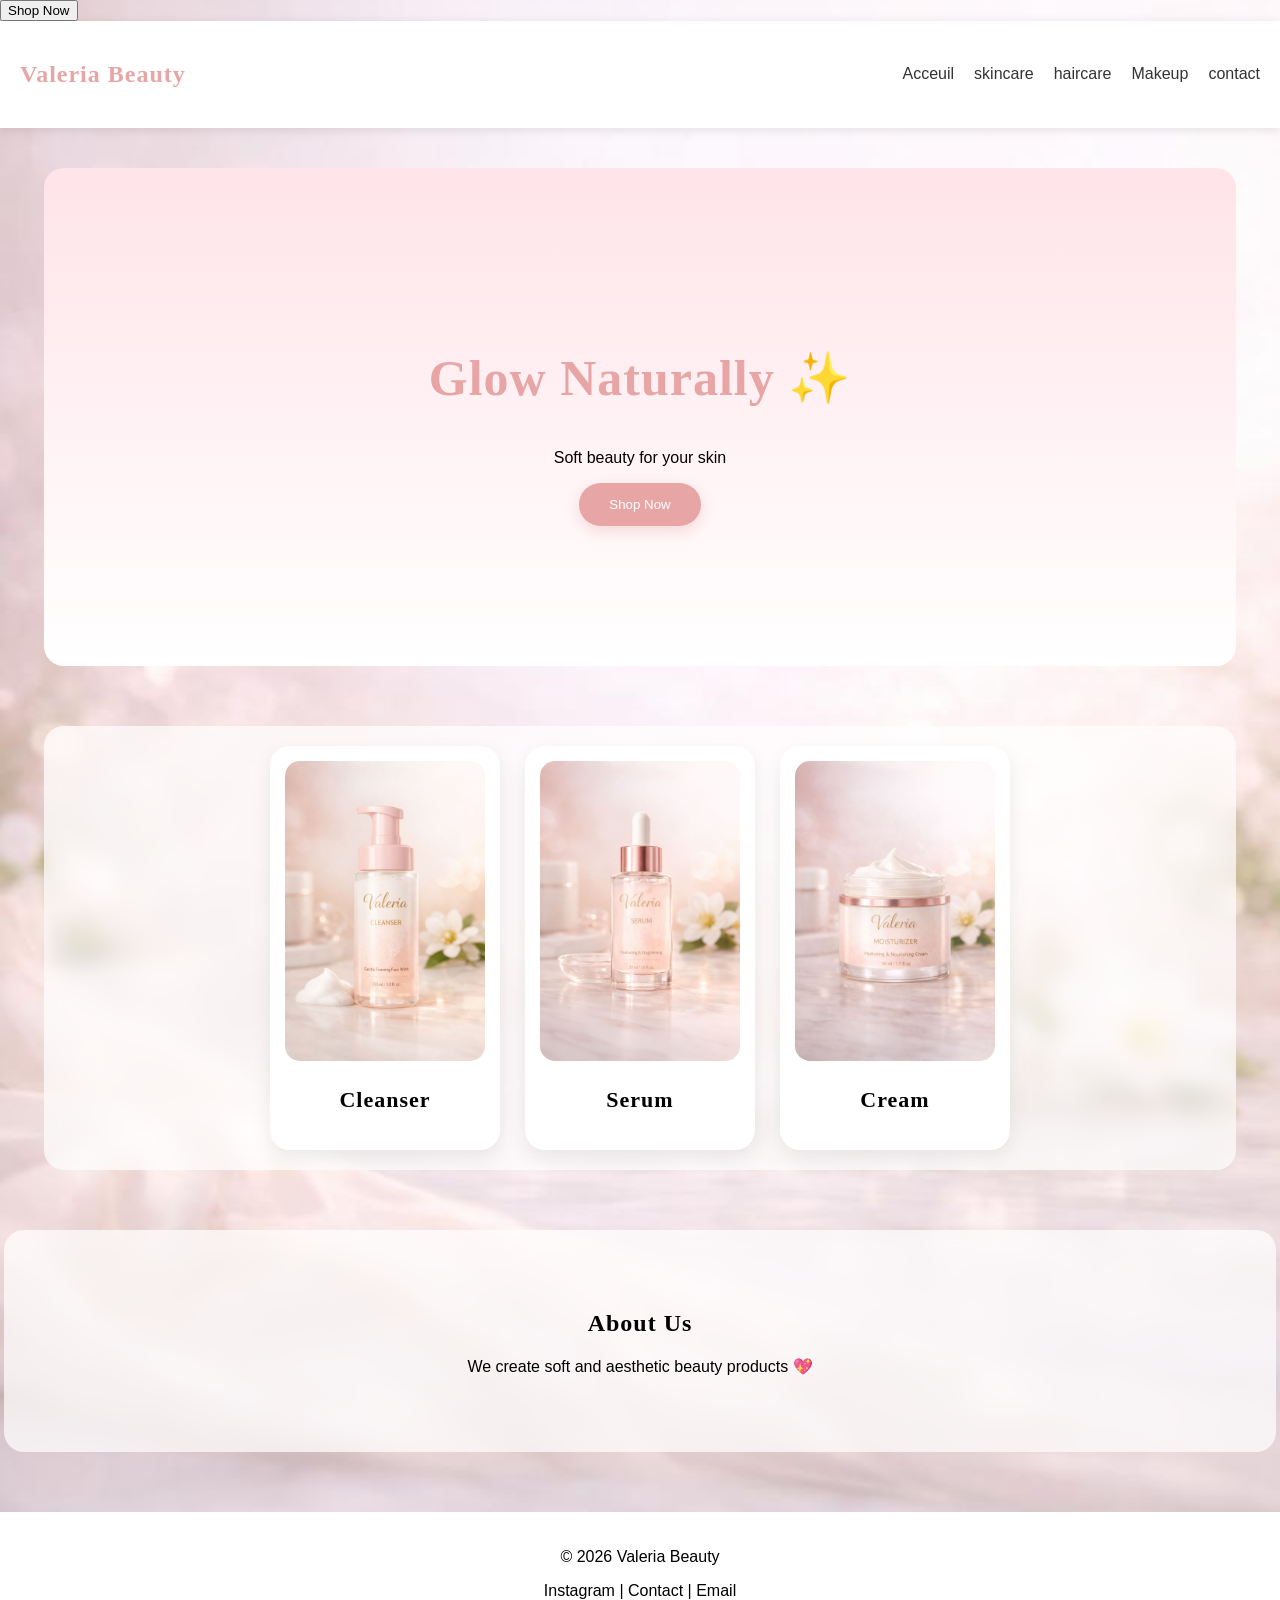
<file: index.html>
<!DOCTYPE html>
<html lang="en">
<head>
    <meta charset="UTF-8">
    <meta name="viewport" content="width=device-width, initial-scale=1.0">
    <title>Valeria Beauty </title>
 <link rel="stylesheet" href="style.css">                   
<script src="script.js" defer></script>
</head>
<link href="https://fonts.googleapis.com/css2?family=Poppins&display=swap" rel="stylesheet">
<button onclick="window.location.href='skincare.html'">
Shop Now
</button
<link href="https://fonts.googleapis.com/css2?family=Playfair+Display:wght@500;700&family=Poppins:wght@300;400;500&display=swap" rel="stylesheet">
<body>
<header>
   <nav class="navbar">
    <h1 class="logo">Valeria Beauty</h1>
   <ul class="menu">
  <li><a href="acceuil.html">Acceuil</a></li>
  <li><a href="skincare.html">skincare</a></li>
  <li><a href="haircare.html">haircare</a></li>
  <li><a href="makeup.html">Makeup</a></li>
  <li><a href="contact.html">contact</a></li>
   </ul>
   </nav>
  </header>

   <section class="hero">

<h2>Glow Naturally ✨</h2>

<p>Soft beauty for your skin</p>

<button id="btn">Shop Now</button>

</section>

<!-- PRODUCTS -->

<section class="products">

<div class="card">

<img src="cleanser.jpeg">

<h3>Cleanser</h3>

</div>

<div class="card">

<img src="serum.jpeg">

<h3>Serum</h3>

</div>

<div class="card">

<img src="cream.jpeg">

<h3>Cream</h3>

</div>
</section>
<!-- ABOUT -->
<section class="about">
<h2>About Us</h2>
<p>We create soft and aesthetic beauty products 💖</p>
</section>
<!-- FOOTER -->
<footer>

<p>© 2026 Valeria Beauty</p>

<p>Instagram | Contact | Email</p>

</footer>
</html>
</file>
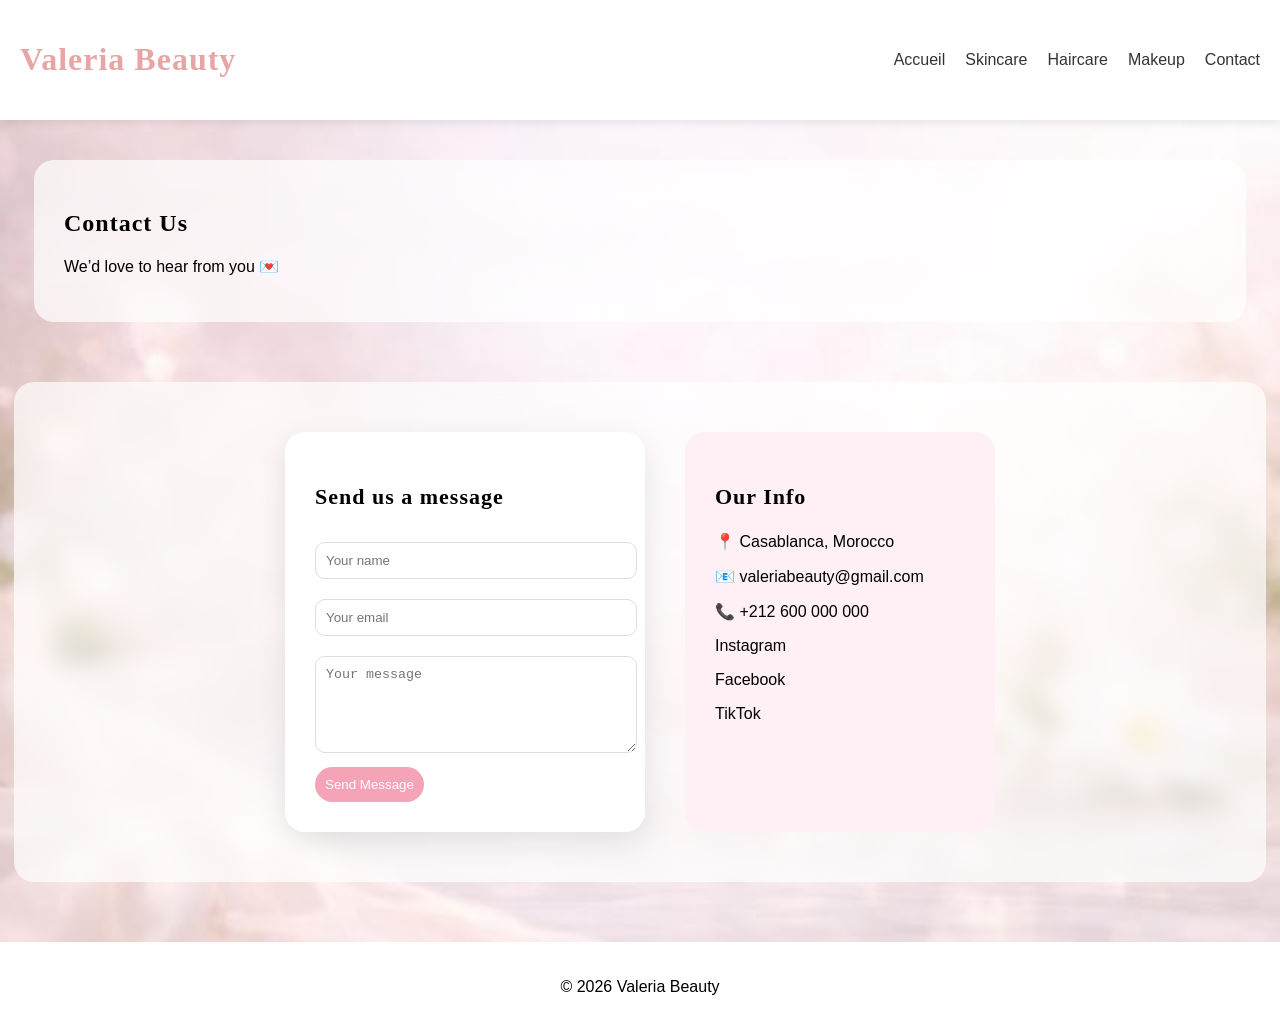
<file: contact.html>
<!DOCTYPE html>
<html lang="en">
<head>
<meta charset="UTF-8">
<meta name="viewport" content="width=device-width, initial-scale=1.0">
<title>Valeria Beauty - Contact</title>

<link rel="stylesheet" href="style.css">

<link href="https://fonts.googleapis.com/css2?family=Poppins:wght@300;500;700&display=swap" rel="stylesheet">

</head>

<body>

<!-- NAVBAR -->
<header class="navbar">
<h1 class="logo">Valeria Beauty</h1>

<ul class="menu">
<li><a href="accueil.html">Accueil</a></li>
<li><a href="skincare.html">Skincare</a></li>
<li><a href="haircare.html">Haircare</a></li>
<li><a href="makeup.html">Makeup</a></li>
<li><a href="contact.html">Contact</a></li>
</ul>
</header>

<!-- HERO -->
<section class="hero-small">
<h2>Contact Us</h2>
<p>We’d love to hear from you 💌</p>
</section>

<!-- CONTACT SECTION -->
<section class="contact">

<div class="contact-container">

<!-- FORM -->
<form class="contact-form">

<h3>Send us a message</h3>

<input type="text" placeholder="Your name" required>

<input type="email" placeholder="Your email" required>

<textarea placeholder="Your message" rows="5" required></textarea>

<button type="submit">Send Message</button>

</form>

<!-- INFO -->
<div class="contact-info">

<h3>Our Info</h3>

<p>📍 Casablanca, Morocco</p>
<p>📧 valeriabeauty@gmail.com</p>
<p>📞 +212 600 000 000</p>

<div class="socials">
<p>Instagram</p>
<p>Facebook</p>
<p>TikTok</p>
</div>

</div>

</div>

</section>

<!-- FOOTER -->
<footer>
<p>© 2026 Valeria Beauty</p>
</footer>

</body>
</html>
</file>
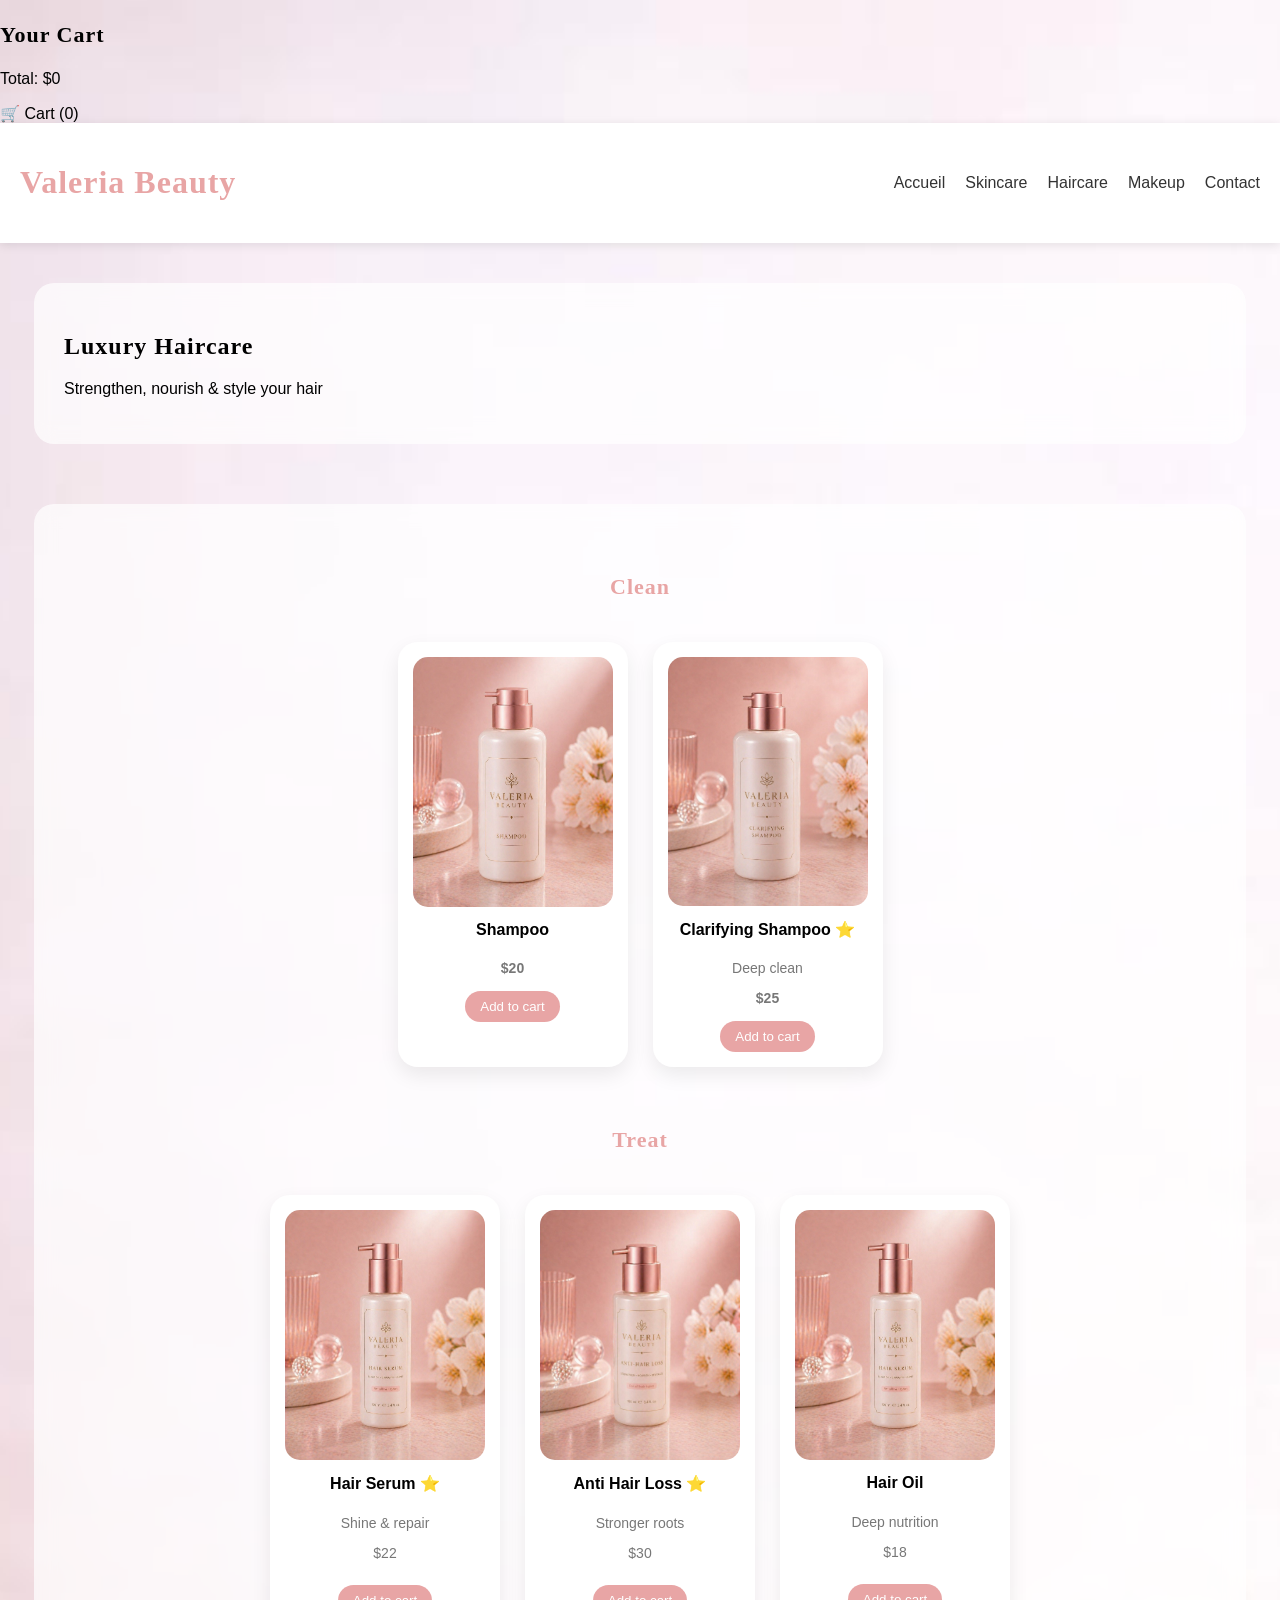
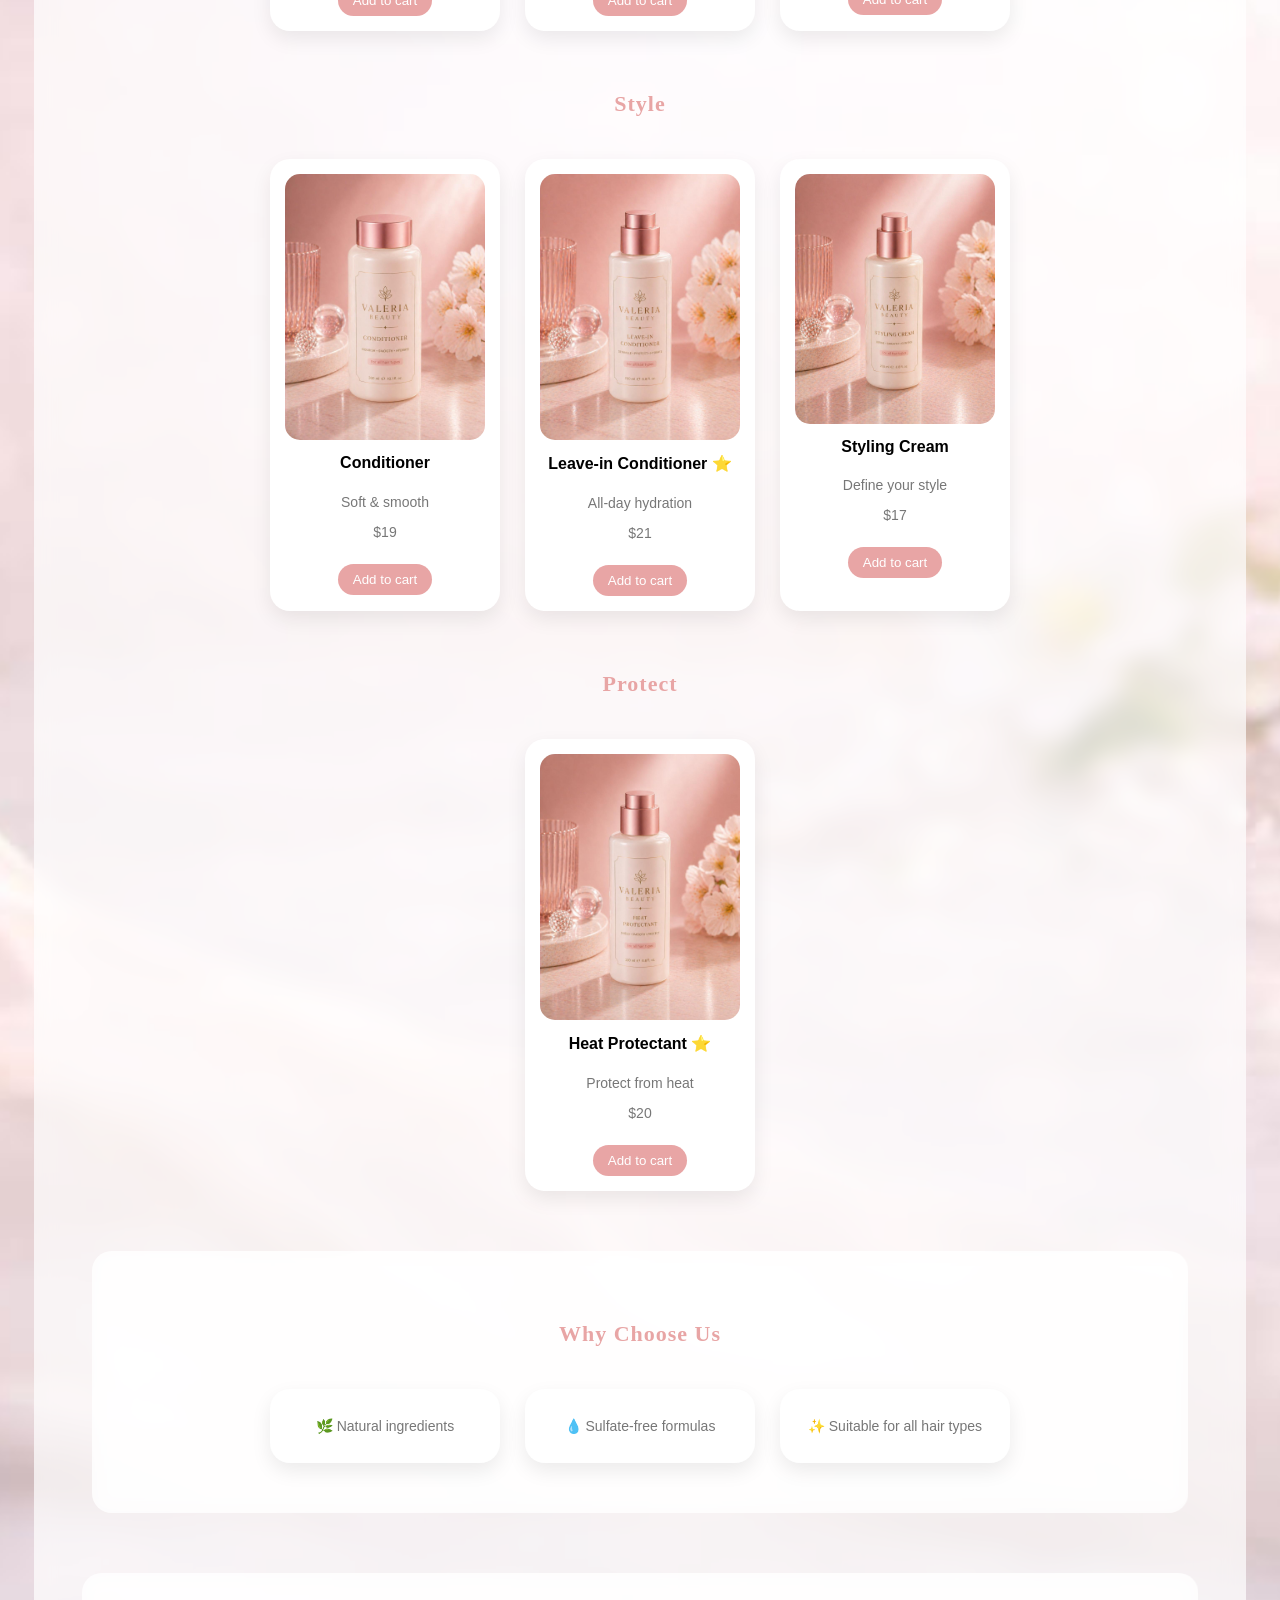
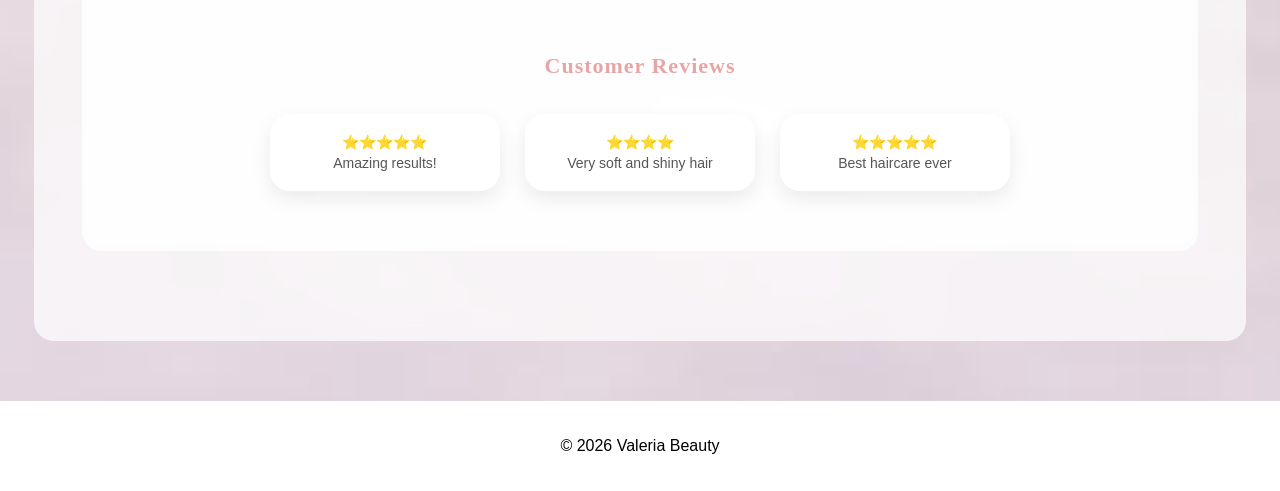
<file: haircare.html>
<!DOCTYPE html>
<html lang="en">
<head>
    <meta charset="UTF-8">
    <meta name="viewport" content="width=device-width, initial-scale=1.0">
    <title> Valeria Beauty-haircare</title>
    <link rel="stylesheet" href="style.css">
<link href="https://fonts.googleapis.com/css2?family=Poppins:wght@300;500;700&display=swap" rel="stylesheet"> <!-- font luxe -->

</head>
<body>
    <div class="cart-box" id="cartBox">
<h3>Your Cart</h3>
<ul id="cart-items"></ul>
<p>Total: $<span id="total">0</span></p>
</div>


<!-- 🛒 CART -->
<div class="cart">
🛒 Cart (<span id="cart-count">0</span>)
</div>

<!-- HEADER -->
<header class="navbar">
<h1 class="logo">Valeria Beauty</h1>

<ul class="menu">
<li><a href="accueil.html">Accueil</a></li>
<li><a href="skincare.html">Skincare</a></li>
<li><a href="haircare.html">Haircare</a></li>
<li><a href="makeup.html">Makeup</a></li>
<li><a href="contact.html">Contact</a></li>
</ul>
</header>

<!-- HERO -->
<section class="hero-small">
<h2>Luxury Haircare</h2>
<p>Strengthen, nourish & style your hair</p>
</section>

<!-- HAIRCARE SECTION -->
<section class="skincare">

<!-- CLEAN -->
<h3>Clean</h3>
<div class="products">
<div class="card">

<img src="shampoo.jpeg">
<h4>Shampoo</h4>
<p class="price">$20</p>
<button> Add to cart</button>

<div class="info-box">
<h5>Ingredients</h5>
<p>Aloe vera, Keratin, Argan oil</p>
<p>Hydrates & repairs hair</p>
</div>
</div>


<div class="card">
<img src="clarifyingshampoo.jpeg">
<h4>Clarifying Shampoo ⭐</h4>
<p>Deep clean</p>
<p class="price">$25</p>
<button>Add to cart</button>
<div class="info-box">
<h5>Ingredients</h5>
<p>Charcoal,Tea tree oil</p>
<p>Removes buildup&purifies scalp </p>
</div>
</div>
</div>
<!-- TREAT -->
<h3>Treat</h3>
<div class="products">
<div class="card">
  <img src="hairserum.jpeg">
  <h4>Hair Serum ⭐</h4>
  <p>Shine & repair</p>
  <p>$22</p>
  <button>Add to cart</button>
  <div class="info-box">
    <h5>Ingredients</h5>
    <p>Argan oil, Vitamin E</p>
    <p>Repairs & adds shine</p>
  </div>
</div>






<div class="card">
  <img src="antihairloss.jpeg">
  <h4>Anti Hair Loss ⭐</h4>
  <p>Stronger roots</p>
  <p>$30</p>
  <button>Add to cart</button>

  <div class="info-box">
    <h5>Ingredients</h5>
    <p>Biotin, Castor oil</p>
    <p>Reduces hair loss</p>
  </div>
</div>

<div class="card">
  <img src="hairserum.jpeg">
  <h4>Hair Oil</h4>
  <p>Deep nutrition</p>
  <p>$18</p>
  <button>Add to cart</button>

  <div class="info-box">
    <h5>Ingredients</h5>
    <p>Argan oil, Coconut oil</p>
    <p>Nourishes deeply</p>
  </div>
</div>
</div>

<!-- STYLE -->
<h3>Style</h3>
<div class="products">
<div class="card">
  <img src="conditioner.jpeg">
  <h4>Conditioner</h4>
  <p>Soft & smooth</p>
  <p>$19</p>
  <button>Add to cart</button>
  <div class="info-box">
    <h5>Ingredients</h5>
    <p>Shea butter, Aloe vera</p>
    <p>Smooth & detangle</p>
  </div>
</div>

<div class="card">
  <img src="leavinconditioner.jpeg">
  <h4>Leave-in Conditioner ⭐</h4>
  <p>All-day hydration</p>
  <p>$21</p>
  <button>Add to cart</button>
  <div class="info-box">
    <h5>Ingredients</h5>
    <p>Keratin, Argan oil</p>
    <p>Hydrates & protects</p>
  </div>
</div>


<div class="card">
  <img src="stylingcream.jpeg">
  <h4>Styling Cream</h4>
  <p>Define your style</p>
  <p>$17</p>
  <button>Add to cart</button>

  <div class="info-box">
    <h5>Ingredients</h5>
    <p>Beeswax, Shea butter</p>
    <p>Hold & definition</p>
  </div>
</div>
</div>

<!-- PROTECT -->
<h3>Protect</h3>
<div class="products">

<div class="card">
  <img src="heatprotectant.jpeg">
  <h4>Heat Protectant ⭐</h4>
  <p>Protect from heat</p>
  <p>$20</p>
  <button>Add to cart</button>
  <div class="info-box">
    <h5>Ingredients</h5>
    <p>Silk protein, Keratin</p>
    <p>Protects from heat damage</p>
  </div>
</div>
</div>
<!-- WHY US -->
<section class="whyy">
<h3>Why Choose Us</h3>

<div class="products">

<div class="card">
<p>🌿 Natural ingredients</p>
</div>

<div class="card">
<p>💧 Sulfate-free formulas</p>
</div>

<div class="card">
<p>✨ Suitable for all hair types</p>
</div>

</div>
</section>

<!-- REVIEWS -->
<section class="reviews">
<h3>Customer Reviews</h3>
<div class ="products">
<div class="card">
<p>⭐⭐⭐⭐⭐</p>
<p>Amazing results!</p>
</div>
<div class="card">
    <p>⭐⭐⭐⭐</p>
    <p>Very soft and shiny hair</p>
</div>
<div class="card">
<p>⭐⭐⭐⭐⭐ </p>
<p>Best haircare ever </p>
</div>
</div>
</section>

</section>

<!-- FOOTER -->
<footer>
<p>©️ 2026 Valeria Beauty</p>
</footer>

<script src="script.js"></script>

</body>
</html>
</file>
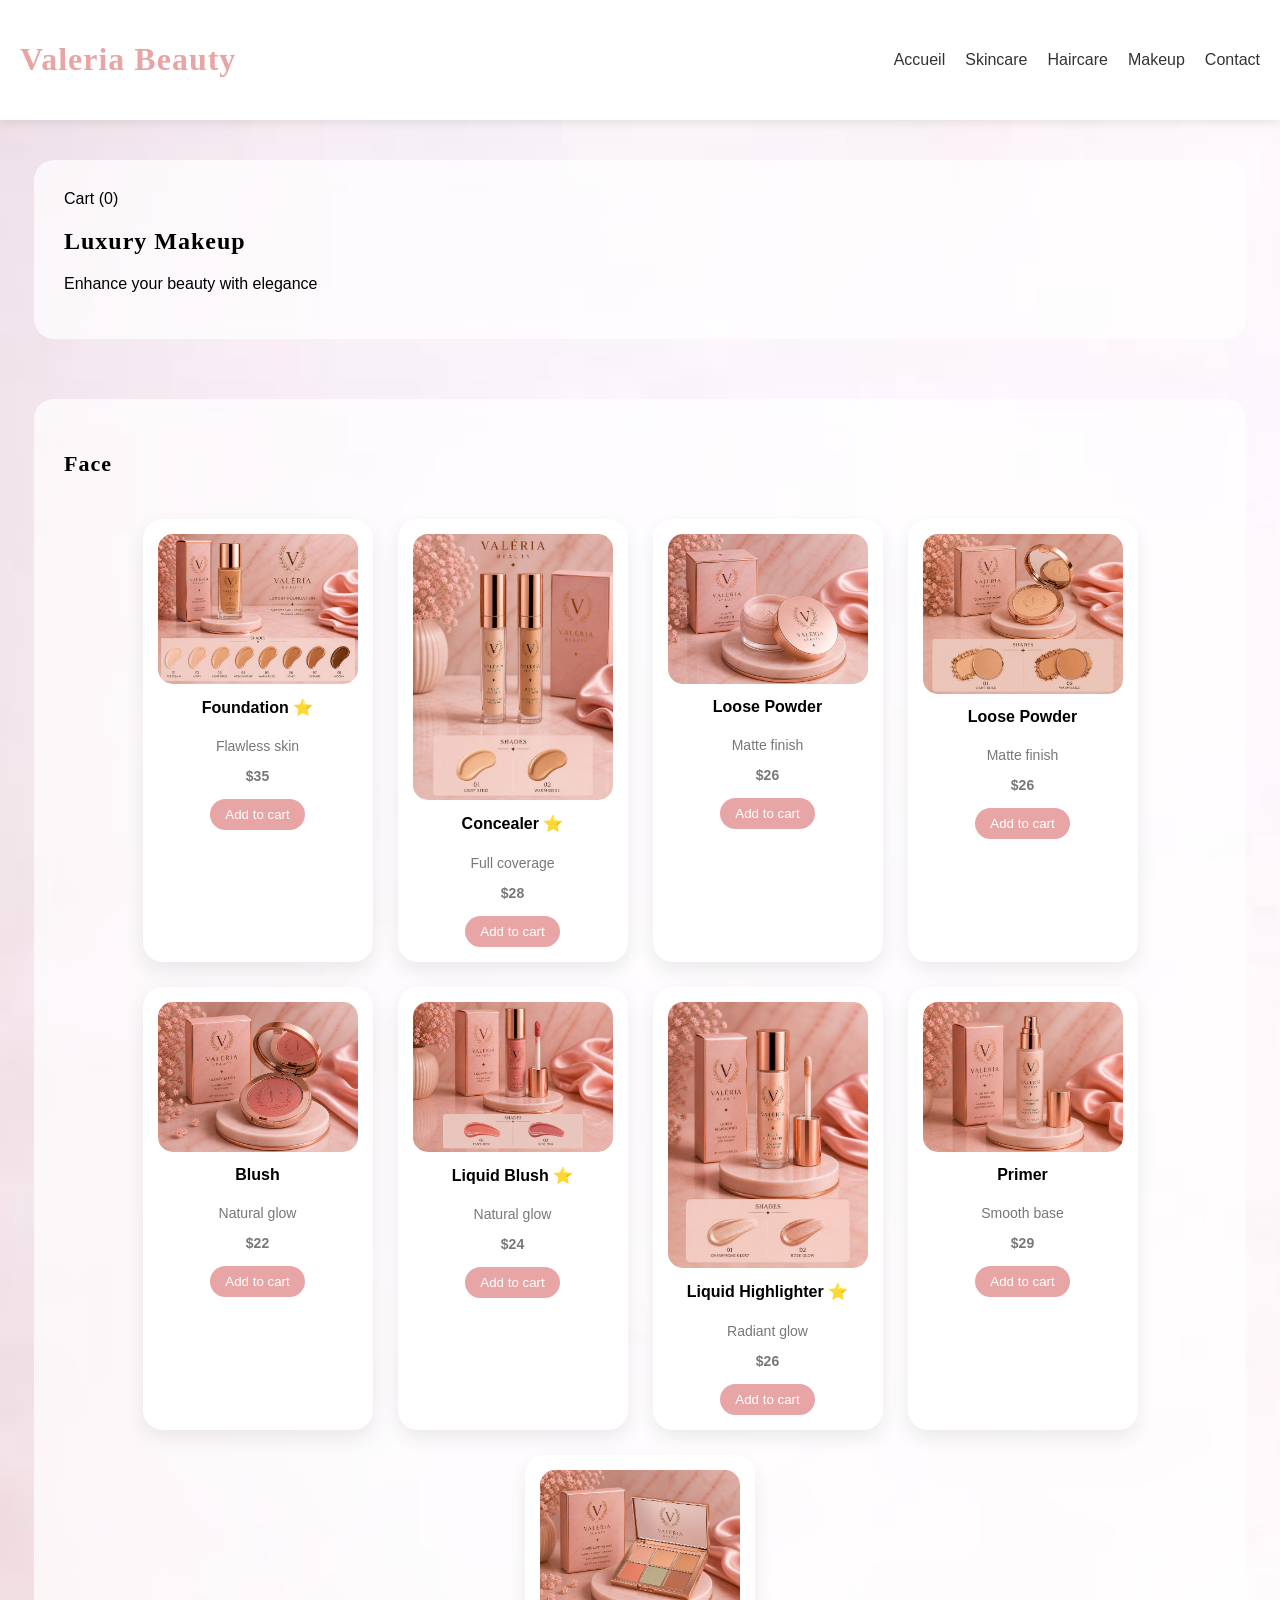
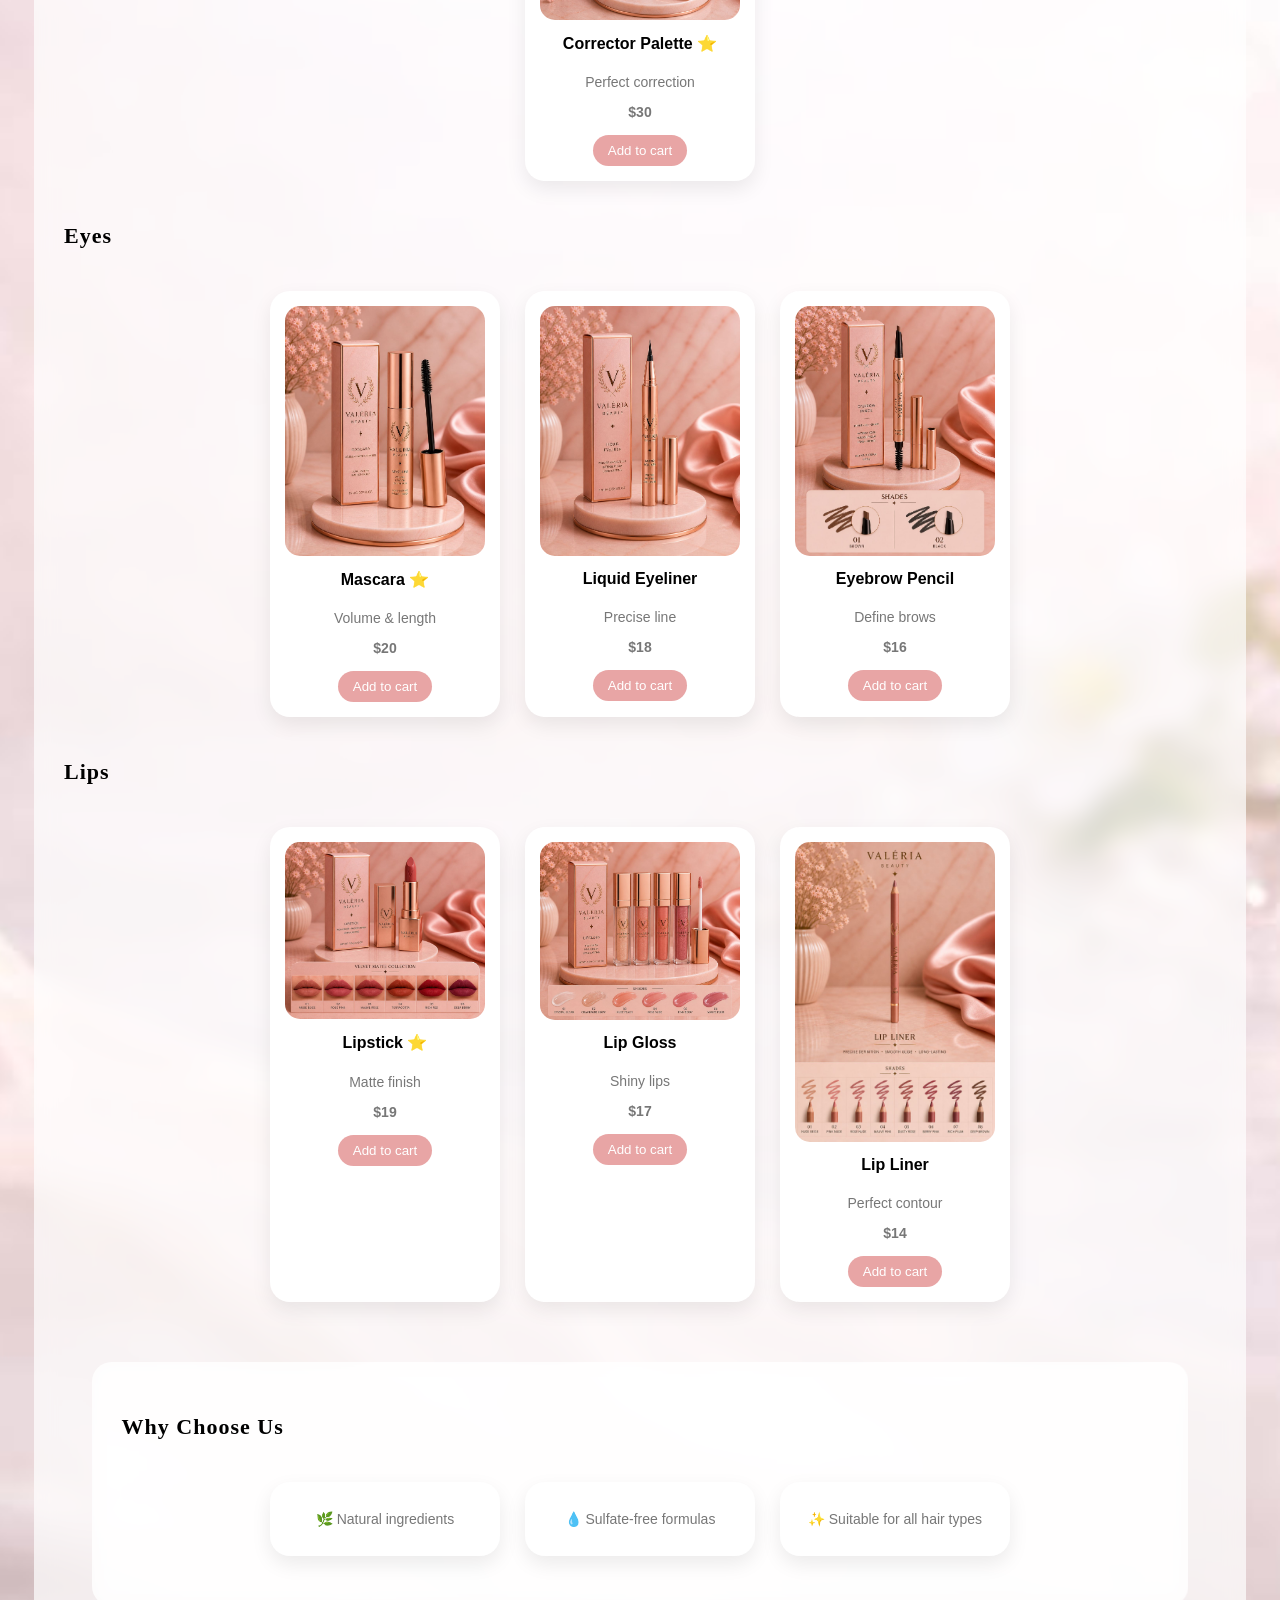
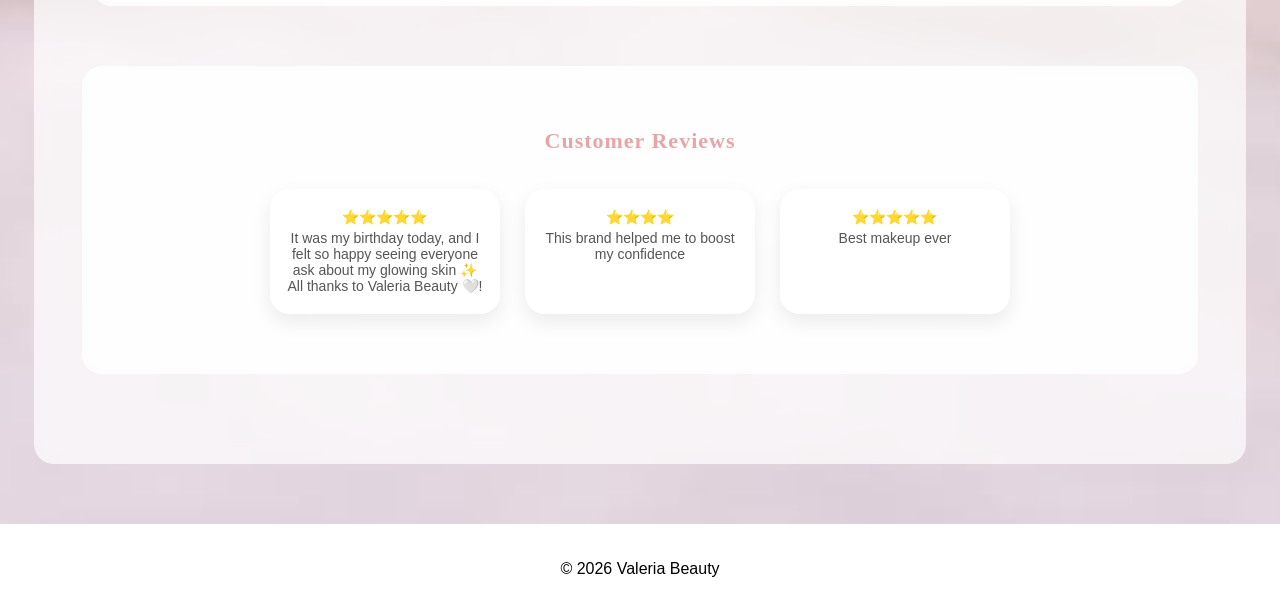
<file: makeup.html>
<!DOCTYPE html>

<html lang="en">

<head>

<meta charset="UTF-8">

<meta name="viewport" content="width=device-width, initial-scale=1.0">

<title>Valeria Beauty - Makeup</title>

<link rel="stylesheet" href="style.css">

<link href="https://fonts.googleapis.com/css2?family=Poppins:wght@300;500;700&display=swap" rel="stylesheet">

</head>

<body>

<!-- NAVBAR -->

<header class="navbar">

<h1 class="logo">Valeria Beauty</h1>

<ul class="menu">

<li><a href="accueil.html">Accueil</a></li>

<li><a href="skincare.html">Skincare</a></li>

<li><a href="haircare.html">Haircare</a></li>

<li><a href="make4.html">Makeup</a></li>

<li><a href="contact.html">Contact</a></li>

</ul>

</header>

<!-- HERO -->

<section class="hero-small">
 Cart (<span id="cart-count">0</span>)
<h2>Luxury Makeup</h2>

<p>Enhance your beauty with elegance</p>

</section>

<!-- MAKEUP -->

<section class="makeup">

<!-- FACE -->

<h3>Face</h3>

<div class="products">

<div class="card">
<img src="foundation.jpeg">
<h4>Foundation ⭐</h4>
<p>Flawless skin</p>
<p class="price">$35</p>
<button>Add to cart</button>

<div class="info-box">
<h5>Ingredients</h5>
<p>Hyaluronic acid, Vitamin E</p>
<p>Smooth & long-lasting finish</p>
</div>
</div>

<div class="card">
<img src="concealer.jpeg">
<h4>Concealer ⭐</h4>
<p>Full coverage</p>
<p class="price">$28</p>
<button>Add to cart</button>
<div class="info-box">
<h5>Ingredients</h5>
<p>Vitamin C, Peptides</p>
<p>Brightens & covers dark circles</p>
</div>
</div>
<div class="card">
<img src="powder.jpeg">
<h4>Loose Powder</h4>
<p>Matte finish</p>
<p class="price">$26</p>
<button class="add-to-cart">Add to cart</button>
<div class="info-box">
<h5>Ingredients</h5>
<p>Silica, Rice powder</p>
<p>Controls shine & sets makeup</p>
</div>
</div>


<div class="card">
<img src="compactpowder.jpeg">
<h4>Loose Powder</h4>
<p>Matte finish</p>
<p class="price">$26</p>
<button class="add-to-cart">Add to cart</button>
<div class="info-box">
<h5>Ingredients</h5>
<p>Silica, Rice powder</p>
<p>Controls shine & sets makeup</p>
</div>
</div>

<div class="card">
<img src="blush.jpeg">
<h4>Blush</h4>
<p>Natural glow</p>
<p class="price">$22</p>
<button class="add-to-cart">Add to cart</button>
<div class="info-box">
<h5>Ingredients</h5>
<p>Rose extract, Vitamin E</p>
<p>Gives a soft & radiant glow</p>
</div>
</div>

<div class="card">
<img src="liquidblush.jpeg">
<h4>Liquid Blush ⭐</h4>
<p>Natural glow</p>
<p class="price">$24</p>
<button class="add-to-cart">Add to cart</button>
<div class="info-box">
<h5>Ingredients</h5>
<p>Hyaluronic acid, Rose extract</p>
<p>Lightweight & radiant finish</p>
</div>
</div>

<div class="card">
<img src="liquidhighlighter.jpeg">
<h4>Liquid Highlighter ⭐</h4>
<p>Radiant glow</p>
<p class="price">$26</p>
<button class="add-to-cart">Add to cart</button>
<div class="info-box">
<h5>Ingredients</h5>
<p>Mica, Vitamin E</p>
<p>Gives a luminous & dewy finish</p>
</div>
</div>

<div class="card">
<img src="primer.jpeg">
<h4>Primer</h4>
<p>Smooth base</p>
<p class="price">$29</p>
<button class="add-to-cart">Add to cart</button>
<div class="info-box">
<h5>Ingredients</h5>
<p>Silicone, Vitamin E</p>
<p>Blurs pores & smooths skin</p>
</div>
</div>

<div class="card">
<img src="palettecorrector.jpeg">
<h4>Corrector Palette ⭐</h4>
<p>Perfect correction</p>
<p class="price">$30</p>
<button class="add-to-cart">Add to cart</button>
<div class="info-box">
<h5>Ingredients</h5>
<p>Vitamin E, Mineral pigments</p>
<p>Neutralizes dark spots & redness</p>
</div>
</div>

</div>

<!-- EYES -->

<h3>Eyes</h3>

<div class="products">

<div class="card">
<img src="mascara.jpeg">
<h4>Mascara ⭐</h4>
<p>Volume & length</p>
<p class="price">$20</p>
<button class="add-to-cart">Add to cart</button>
<div class="info-box">
<h5>Ingredients</h5>
<p>Castor oil, Keratin</p>
<p>Strengthens & volumizes lashes</p>
</div>
</div>

<div class="card">
<img src="eyeliner.jpeg">
<h4>Liquid Eyeliner</h4>
<p>Precise line</p>
<p class="price">$18</p>
<button class="add-to-cart">Add to cart</button>
<div class="info-box">
<h5>Ingredients</h5>
<p>Carbon black, Vitamin E</p>
<p>Long-lasting & smudge-proof</p>
</div>
</div>

<div class="card">
<img src="eyebrowpencil.jpeg">
<h4>Eyebrow Pencil</h4>
<p>Define brows</p>
<p class="price">$16</p>
<button class="add-to-cart">Add to cart</button>
<div class="info-box">
<h5>Ingredients</h5>
<p>Beeswax, Vitamin E</p>
<p>Shapes & fills eyebrows naturally</p>
</div>
</div>


</div>

<!-- LIPS -->

<h3>Lips</h3>

<div class="products">

<div class="card">
<img src="lipstick.jpeg">
<h4>Lipstick ⭐</h4>
<p>Matte finish</p>
<p class="price">$19</p>
<button class="add-to-cart">Add to cart</button>
<div class="info-box">
<h5>Ingredients</h5>
<p>Shea butter, Vitamin E</p>
<p>Hydrates & long-lasting color</p>
</div>
</div>

<div class="card">
<img src="lipgloss.jpeg">
<h4>Lip Gloss</h4>
<p>Shiny lips</p>
<p class="price">$17</p>
<button class="add-to-cart">Add to cart</button>
<div class="info-box">
<h5>Ingredients</h5>
<p>Jojoba oil, Vitamin E</p>
<p>Gives shine & hydration</p>
</div>
</div>
<div class="card">
<img src="lipliner.jpeg">
<h4>Lip Liner</h4>
<p>Perfect contour</p>
<p class="price">$14</p>
<button class="add-to-cart">Add to cart</button>
<div class="info-box">
<h5>Ingredients</h5>
<p>Beeswax, Natural pigments</p>
<p>Defines & shapes lips</p>
</div>
</div>


</div>

<!-- WHY US -->
<section class="whyy">
<h3>Why Choose Us</h3>

<div class="products">

<div class="card">
<p>🌿 Natural ingredients</p>
</div>

<div class="card">
<p>💧 Sulfate-free formulas</p>
</div>

<div class="card">
<p>✨ Suitable for all hair types</p>
</div>

</div>
</section>

<!-- REVIEWS -->
<section class="reviews">
<h3>Customer Reviews</h3>
<div class ="products">
<div class="card">
<p>⭐⭐⭐⭐⭐</p>
<p>It was my birthday today, and I felt so happy seeing everyone ask about my glowing skin ✨ All thanks to Valeria Beauty 🤍!</p>
</div>
<div class="card">
    <p>⭐⭐⭐⭐</p>
    <p>This brand helped me to boost my confidence</p>
</div>
<div class="card">
<p>⭐⭐⭐⭐⭐ </p>
<p>Best makeup ever </p>
</div>
</div>
</section>

</section>






<!-- FOOTER -->

<footer>

<p>© 2026 Valeria Beauty</p>

</footer>

<script src="script.js"></script>

</body>

</html>
</file>
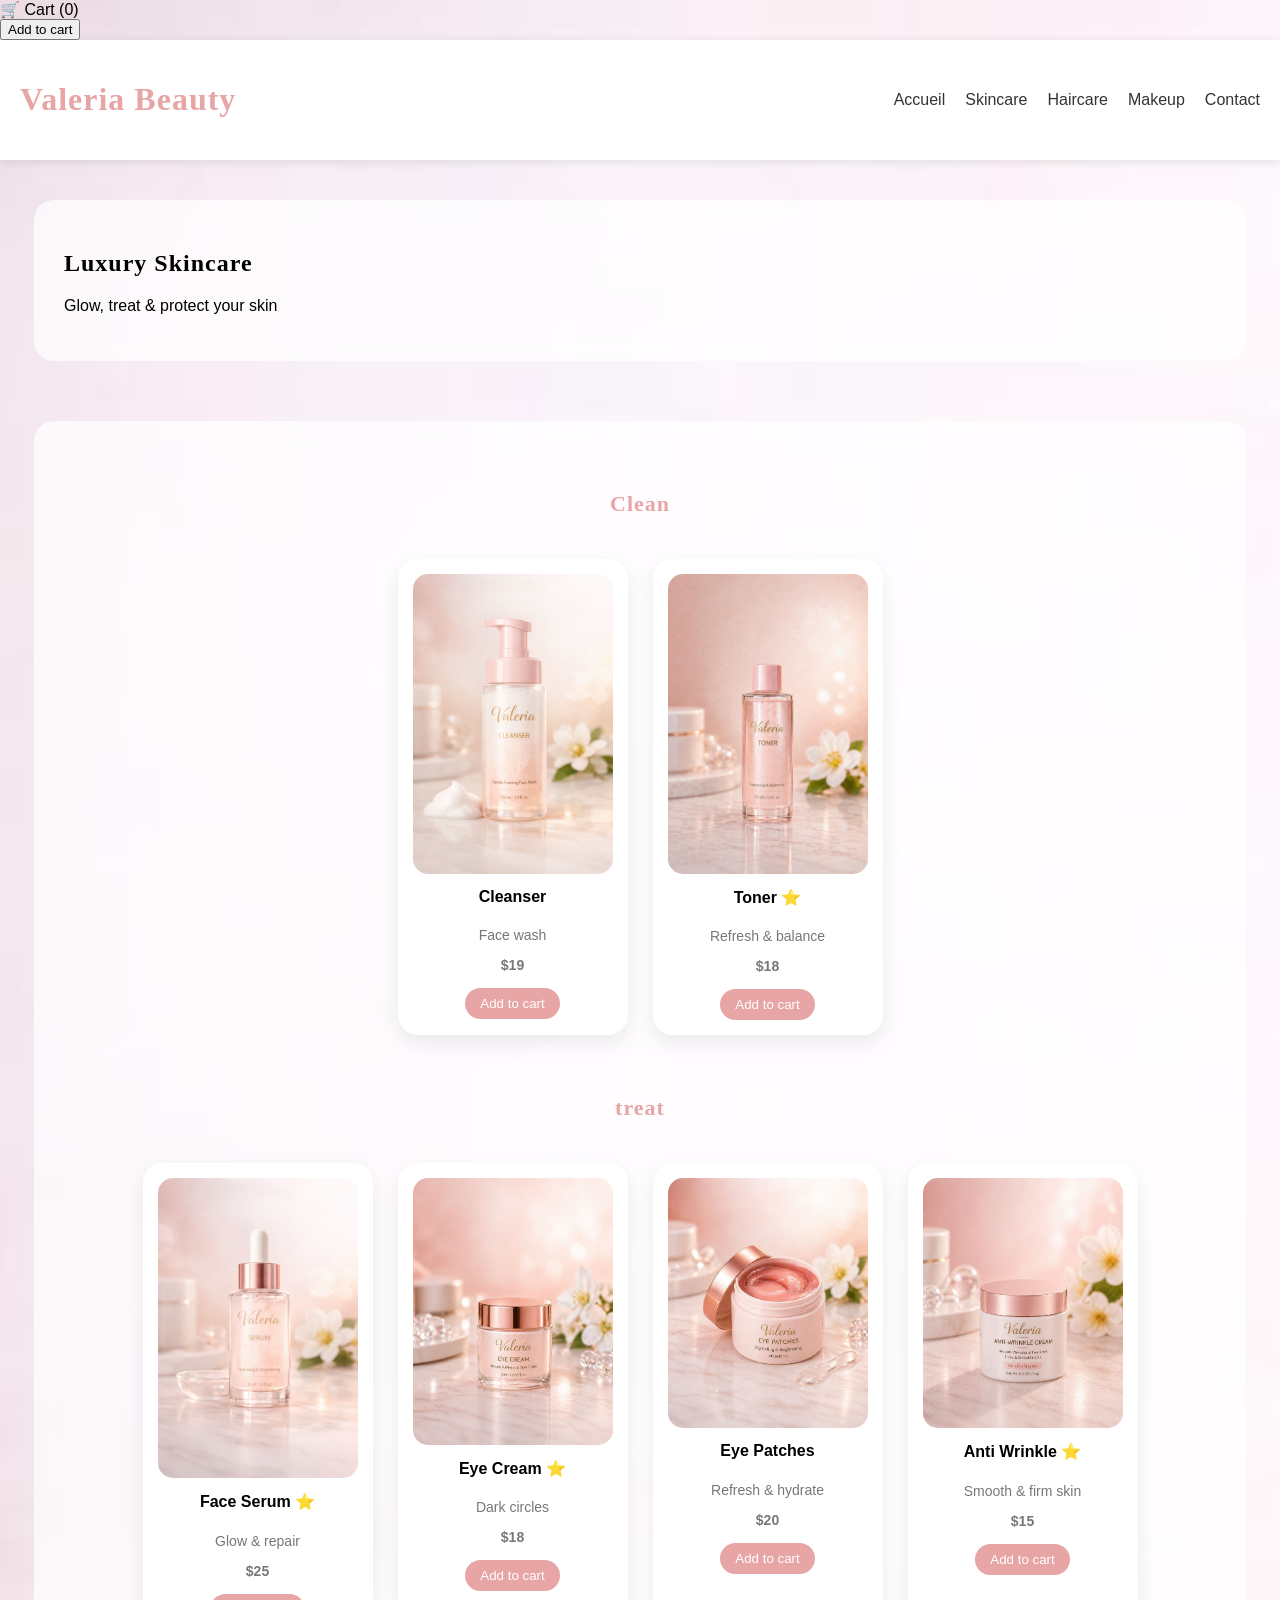
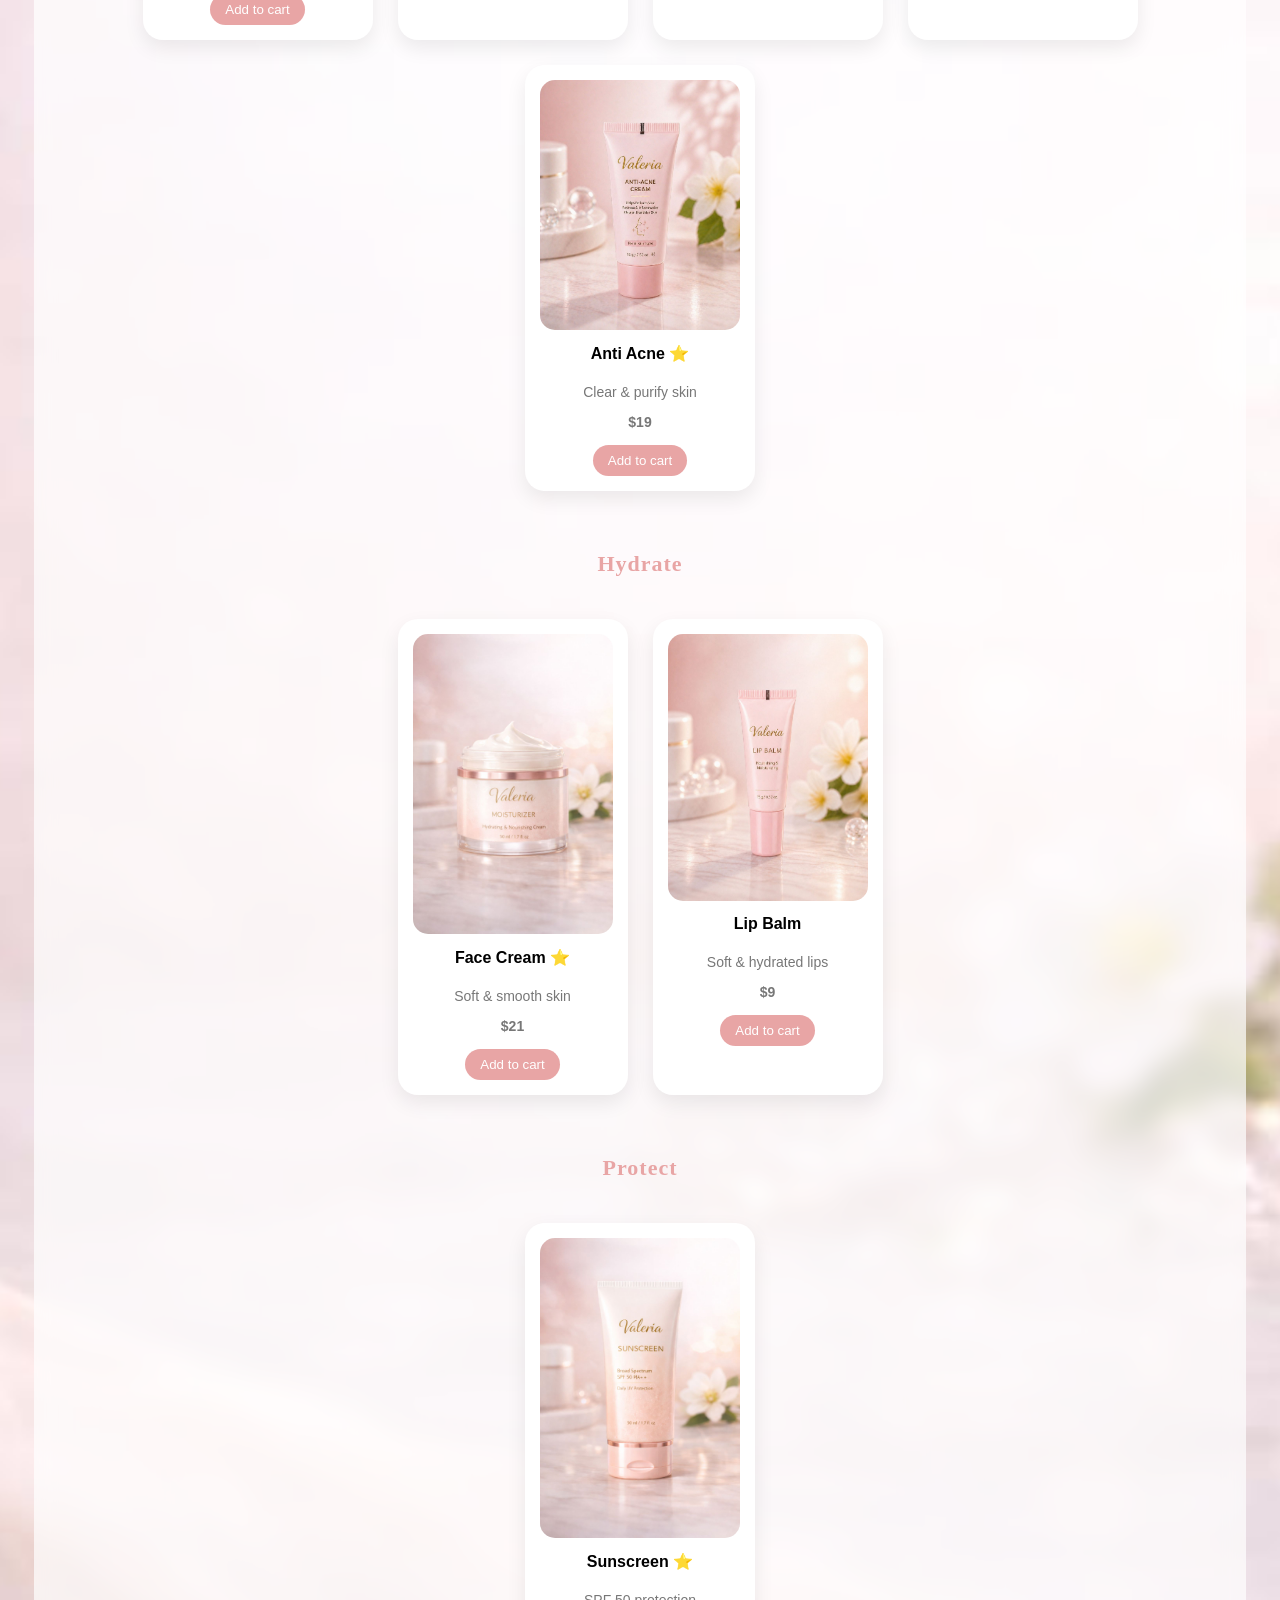
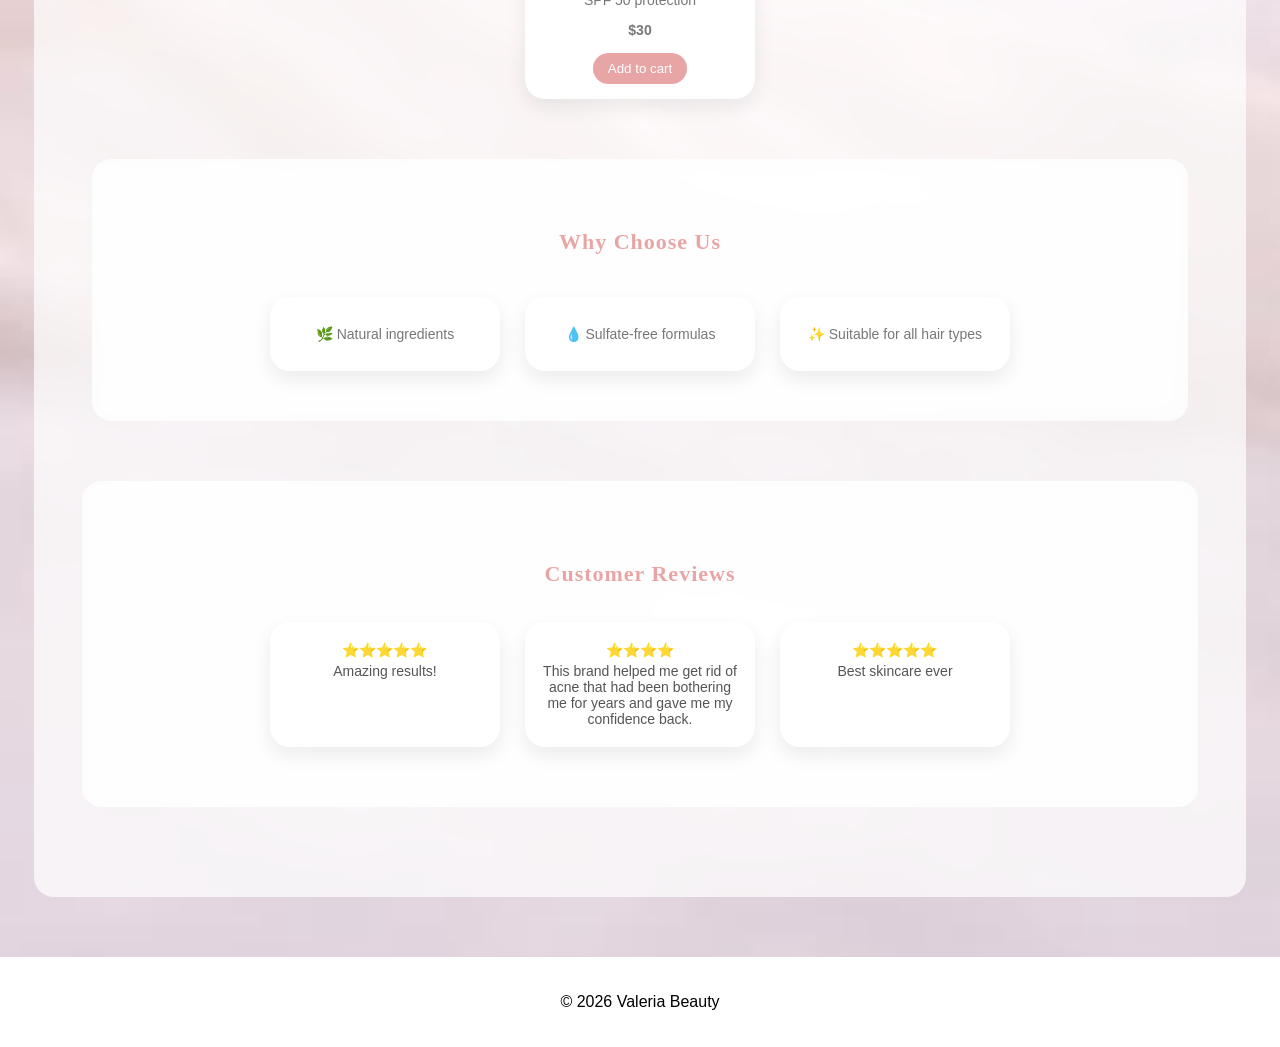
<file: skincare.html>
<!DOCTYPE html>
<html lang="en">
<head>
<meta charset="UTF-8">
<meta name="viewport" content="width=device-width, initial-scale=1.0">
<title>Valeria Beauty - Skincare</title>
<link rel="stylesheet" href="style.css"> <!-- style principal -->
<link href="https://fonts.googleapis.com/css2?family=Poppins:wght@300;500;700&display=swap" rel="stylesheet"> <!-- font luxe -->
</head>

<body>
    <div class="cart">
  🛒 Cart (<span id="cart-count">0</span>)
</div> 
<button class="add-to-cart">Add to cart</button>


<!-- HEADER : logo + menu -->
<header class="navbar">
<h1 class="logo">Valeria Beauty</h1>
<ul class="menu">
<li><a href="accueil.html">Accueil</a></li>
<li><a href="skincare.html">Skincare</a></li>
<li><a href="haircare.html">Haircare</a></li>
<li><a href="makeup.html">Makeup</a></li>
<li><a href="contact.html">Contact</a></li>
</ul>
</header>

<!-- HERO : titre de la page -->
<section class="hero-small">
<h2>Luxury Skincare </h2>
<p>Glow, treat & protect your skin</p>
</section>

<!-- SECTION PRODUITS -->
<section class="skincare">

<!-- CLEAN -->
<h3>Clean</h3>
<div class="products">
<div class="card">
  <img src="cleanser.jpeg">
  <h4>Cleanser</h4>
  <p>Face wash</p>
  <p class="price">$19</p>
  <button>Add to cart</button>

  <div class="info-box">
    <h5>Ingredients</h5>
    <p>Salicylic acid, Aloe vera</p>
    <p>Deep cleans pores</p>
  </div>
</div>
<div class="card">
  <img src="toner.jpeg">
  <h4>Toner ⭐</h4>
  <p>Refresh & balance</p>
  <p class="price">$18</p>
  <button>Add to cart</button>
  <!-- POPUP INGREDIENTS -->
  <div class="info-box">
    <h5>Ingredients</h5>
    <p>Rose water, Niacinamide</p>
    <p>Balances skin & tightens pores</p>
  </div>
</div>
</div>


<!-- TREAT -->
 <h3>treat </h3>
 <div class="products">
<div class="card">
<img src="serum.jpeg">
<h4>Face Serum ⭐</h4>
<p>Glow & repair</p>
<p class="price">$25</p>
<button>Add to cart</button>
<div class="info-box">
<h5>Ingredients</h5>
<p>Vitamin C, Hyaluronic acid</p>
<p>Brightens & hydrates skin</p>
</div>
</div>

<div class="card">
<img src="eyecream.jpeg">
<h4>Eye Cream ⭐</h4>
<p>Dark circles</p>
<p class="price">$18</p>
<button>Add to cart</button>
<div class="info-box">
<h5>Ingredients</h5>
<p>Caffeine, Vitamin C</p>
<p>Reduces dark circles & puffiness</p>
</div>
</div>

<div class="card">
<img src="eyepatches.jpeg">
<h4>Eye Patches</h4>
<p>Refresh & hydrate</p>
<p class="price">$20</p>
<button>Add to cart</button>
<div class="info-box">
<h5>Ingredients</h5>
<p>Hyaluronic acid, Aloe vera</p>
<p>Hydrates & reduces puffiness</p>
</div>
</div>

<div class="card">
<img src="antiwrinkle.jpeg">
<h4>Anti Wrinkle ⭐</h4>
<p>Smooth & firm skin</p>
<p class="price">$15</p>
<button>Add to cart</button>
<div class="info-box">
<h5>Ingredients</h5>
<p>Retinol, Collagen</p>
<p>Reduces wrinkles & firms skin</p>
</div>
</div>

<div class="card">
<img src="antiacne.jpeg">
<h4>Anti Acne ⭐</h4>
<p>Clear & purify skin</p>
<p class="price">$19</p>
<button>Add to cart</button>
<div class="info-box">
<h5>Ingredients</h5>
<p>Salicylic acid, Tea tree oil</p>
<p>Fights acne & controls oil</p>
</div>
</div>
</div>


<!-- HYDRATE -->
<h3>Hydrate</h3>
<div class="products">
<div class="card">
<img src="cream.jpeg">
<h4>Face Cream ⭐</h4>
<p>Soft & smooth skin</p>
<p class="price">$21</p>
<button>Add to cart</button>
<div class="info-box">
<h5>Ingredients</h5>
<p>Shea butter, Vitamin E</p>
<p>Nourishes & softens skin</p>
</div>
</div>
<div class="card">
<img src="lipbalm.jpeg">
<h4>Lip Balm</h4>
<p>Soft & hydrated lips</p>
<p class="price">$9</p>
<button>Add to cart</button>
<div class="info-box">
<h5>Ingredients</h5>
<p>Shea butter, Beeswax</p>
<p>Hydrates & protects lips</p>
</div>
</div>
</div>

<!-- PROTECT -->
<h3>Protect</h3>
<div class="products">
<div class="card">
<img src="sunscreen.jpeg">
<h4>Sunscreen ⭐</h4>
<p>SPF 50 protection</p>
<p class="price">$30</p>
<button>Add to cart</button>
<div class="info-box">
<h5>Ingredients</h5>
<p>Zinc oxide, Vitamin E</p>
<p>Protects skin from UV damage</p>
</div>
</div>
</div>  
<!-- WHY US -->
<section class="whyy">
<h3>Why Choose Us</h3>

<div class="products">

<div class="card">
<p>🌿 Natural ingredients</p>
</div>

<div class="card">
<p>💧 Sulfate-free formulas</p>
</div>

<div class="card">
<p>✨ Suitable for all hair types</p>
</div>

</div>
</section>

<!-- REVIEWS -->
<section class="reviews">
<h3>Customer Reviews</h3>
<div class ="products">
<div class="card">
<p>⭐⭐⭐⭐⭐</p>
<p>Amazing results!</p>
</div>
<div class="card">
    <p>⭐⭐⭐⭐</p>
    <p>This brand helped me get rid of acne that had been bothering me for years and gave me my confidence back.</p>
</div>
<div class="card">
<p>⭐⭐⭐⭐⭐ </p>
<p>Best skincare ever </p>
</div>
</div>
</section>

</section>


<!-- FOOTER -->
<footer>
<p>©️ 2026 Valeria Beauty</p>
</footer>

<script src="script.js"></script>

</body>
</html>
</file>
<file: style.css>
body{
margin:0;
font-family:Arial;
background:#fff0f5;
}
/* NAVBAR */
.navbar{
display:flex;
justify-content:space-between;
align-items:center;
padding:20px;
background:white;
box-shadow:0 2px 10px rgba(0,0,0,0.1);
}
.logo{
color:#e8a5a5;
}
.menu{
display:flex;
gap:20px;
list-style:none;
}
.menu a{
text-decoration:none;
color:#333;
transition:0.3s;
}
.menu a:hover{
color:#e8a5a5;
}
/* HERO */
.hero{
text-align:center;
padding:100px;
background:linear-gradient(#ffe4e9,#fff);
}
.hero h2{
font-size:40px;
color:#e8a5a5;
}
.hero button{
padding:12px 25px;
background:#e8a5a5;
border:none;
border-radius:20px;
color:white;
cursor:pointer;
transition:0.3s;
}

.hero button:hover{
background:#d98c8c;
}
/* PRODUCTS kamlin  */
.products{
display:flex;
flex-wrap:wrap;
justify-content:center;
gap:30px;
padding:40px;
}
.card{
background:white;
padding:20px;
border-radius:20px;
text-align:center;
box-shadow:0 5px 15px rgba(0,0,0,0.1);
transition:0.3s;
}
.card:hover{
transform:translateY(-10px);
}
.card img{
width:150px;
border-radius:15px;
}
/* ABOUT */
.about{
text-align:center;
padding:60px;
}
/* FOOTER */
footer{
text-align:center;
padding:20px;
background:white;
}
/* ===== AMÉLIORATION LUXE ===== */
/* police /
body{
font-family:'Poppins', sans-serif;
}

/* HERO */
.hero{
padding:140px 20px;
}

/* titre */
.hero h2{
font-size:50px;
letter-spacing:1px;
}

/* الزر يكون أنعم */
.hero button{
border-radius:30px;
padding:14px 30px;
box-shadow:0 5px 15px rgba(232,165,165,0.4);
}

/* PRODUCTS spacing */
.products{
gap:40px;
}

/* CARD upgrade */
.card{
padding:25px;
border-radius:25px;
box-shadow:0 10px 25px rgba(0,0,0,0.08);
transition:0.4s;
}

/* hover */
.card:hover{
transform:translateY(-15px) scale(1.02);
}

/* taille des images */
.card img{
width:180px;
transition:0.4s;
}

/* zoom */
.card img:hover{
transform:scale(1.05);
}
body{
font-family:'Poppins', sans-serif;
}
/* ===== FONTS LUXE ===== */

/* textes normals */

body{

font-family:'Poppins', sans-serif;

}

/* titres */

h1,h2,h3{

font-family:'Playfair Display', serif;

letter-spacing:1px;
}

/* quand les cards s'affichent */

.card.show{

opacity:1;

transform:translateY(0);
}
.hero button{

transition:0.3s;

}

.hero button:hover{

transform:scale(1.1);

box-shadow:0 5px 20px rgba(232,165,165,0.5);
}
/* changer la couleur au survol */
.menu a:hover{
color:#e8a5a5;

/* agrandir légèrement le lien */
transform:scale(1.1);
}
/* activer l'animation */
.menu a{
transition:0.3s;
}
/* ajouter de l'espace autour des produits */
.products{
padding:80px;
}
/*LA PAGE SKINCARE *30/4/
/* ===== SKINCARE LAYOUT ===== */

/* section titles */
.skincare h3{
text-align:center;
margin-top:40px;
color:#e8a5a5;
}

/* container products */
.products{
display:flex;
flex-wrap:wrap;
justify-content:center;
gap:25px;
padding:20px;
}

/* card */
.card{
width:200px;
background:white;
border-radius:20px;
padding:15px;
text-align:center;
box-shadow:0 5px 15px rgba(0,0,0,0.1);
transition:0.3s;
min-height:260;
}
/* hover effect */
.card:hover{
transform:translateY(-10px);
}
/* images */
.card img{
width:100%;
border-radius:15px;
}
/*pour les textes les h et p des images*/
.card h4{
margin-top:10px;
}
.card p{
color:#777;
font-size:14px;
}
/*sections dans la page*/
section{
margin:40px auto;
padding:30px;
width:90%;
background:rgba(255,255,255,0.7);
border-radius:20px;
backdrop-filter: blur(10px);
}

.price{
color:#e8a5a5;
font-weight:bold;
margin:5px 0;
}

.card button{
margin-top:10px;
padding:8px 15px;
border:none;
background:#e8a5a5;
color:white;
border-radius:20px;
cursor:pointer;
transition:0.3s;
}

.card button:hover{
background:#d98c8c;
}
/*partie de why us*/
.why{
text-align:center;
padding:40px;
}
.why h3{
color:#e8a5a5;
margin-bottom:15px;
}
.why p{
margin:5px 0;
color:#555;
}
/*reviews*/
.reviews{
text-align:center;
padding:40px;
}

.reviews h3{
color:#e8a5a5;
margin-bottom:15px;
}

.reviews p{
margin:5px 0;
color:#555;
}
section{
margin-bottom:60px;
}
h3{
font-size:22px;
}
.card{
box-shadow:0 8px 20px rgba(0,0,0,0.08);
}
body{
background-image:url(imaaage\ de\ background.jpeg);
margin:0;
font-family:Arial;
background-size:cover;
background-position:center;
background-repeat:no-repeat;
}
/*bach tswira fach nwrko tl3 lfO9*/
.card:hover{
transform:translateY(-10px) scale(1.03);
}
/*Bach tswira diz zoom khfif*/
.card img{
transition:0.3s;
}

.card:hover img{
transform:scale(1.05);
}
/* add to cart ndiro liha animation */
.card button{
transition:0.3s;
}

.card button:hover{
transform:scale(1.1);
background:#d98c8c;
}
/* page haircare*/
/* CARD */
.card {
  position: relative;
  overflow: visible;
}

/* POPUP (ingredients) */
.info-box {
  position: absolute;
  top: 50%;
  left: -220px; /* كيخرج من اليسار */

  width: 200px;
  background: white;
  padding: 12px;
  border-radius: 15px;
  box-shadow: 0 8px 25px rgba(0,0,0,0.15);

  text-align: center;
  font-size: 13px;
  line-height: 1.4;

  opacity: 0;
  pointer-events: none;

  transform: translateY(-50%) scale(0.8);
  transition: all 0.3s ease;

  z-index: 999;
}

/* النص */
.info-box h5 {
  margin-bottom: 5px;
  font-size: 14px;
  font-weight: 600;
}

.info-box p {
  margin: 4px 0;
}

/* HOVER */
.card:hover .info-box {
  opacity: 1;
  transform: translateY(-50%) scale(1);
}
/*makeup*/
.info-box {
position: absolute;
top: 0;
left: 0;
width: 100%;
height: 100%;
background: rgba(255,255,255,0.95);
opacity: 0;
transition: 0.3s;
display: flex;
flex-direction: column;
justify-content: center;
align-items: center;
text-align: center;
padding: 15px;
}

.card:hover .info-box {
opacity: 1;
}

/*page contact */
.contact {
padding: 50px;
}

.contact-container {
display: flex;
gap: 40px;
justify-content: center;
flex-wrap: wrap;
}

.contact-form {
background: white;
padding: 30px;
border-radius: 20px;
width: 300px;
box-shadow: 0 10px 30px rgba(0,0,0,0.1);
}

.contact-form input,
.contact-form textarea {
width: 100%;
padding: 10px;
margin: 10px 0;
border-radius: 10px;
border: 1px solid #ddd;
}

.contact-form button {
background: #f5a3b7;
border: none;
padding: 10px;
border-radius: 20px;
color: white;
cursor: pointer;
}

.contact-form button:hover {
background: #e68ca3;
}

.contact-info {
background: #fff0f5;
padding: 30px;
border-radius: 20px;
width: 250px;
}

.socials p {
margin-top: 10px;
cursor: pointer;
}
</file>
